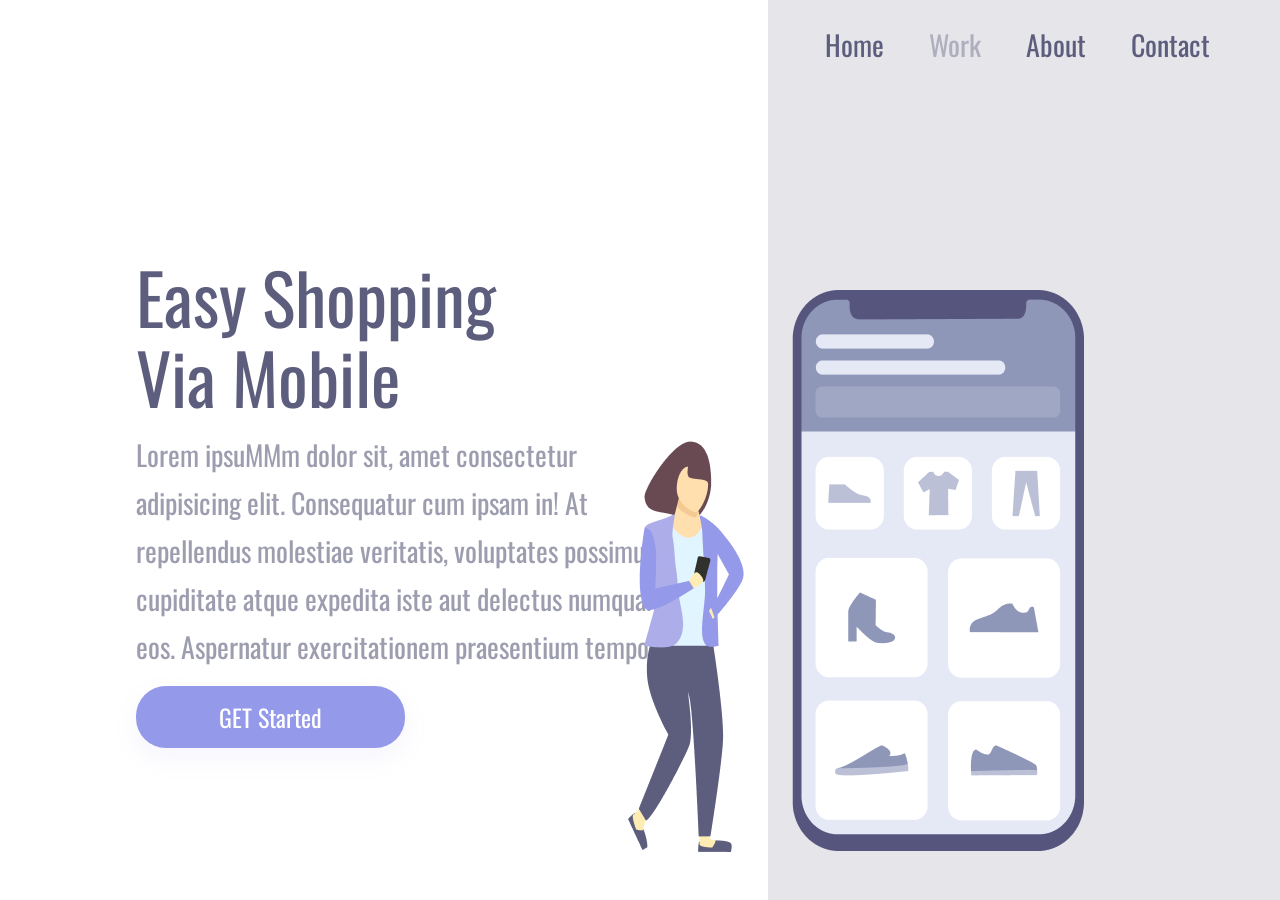
<file: index.html>
<!DOCTYPE html>
<html lang="pt-br">
<head>
    <meta charset="UTF-8">
    <meta name="viewport" content="width=device-width, initial-scale=1.0">
    <title>Projeto 1 dev club</title>
    <link rel="stylesheet" href="style.css">


<link rel="preconnect" href="https://fonts.googleapis.com">
<link rel="preconnect" href="https://fonts.gstatic.com" crossorigin>
<link href="https://fonts.googleapis.com/css2?family=Oswald:wght@200..700&display=swap" rel="stylesheet">

</head>
<body>
    <div class="wrapper">
    <section class="container-left">
        <h1>Easy Shopping Via Mobile</h1>
        <p>Lorem ipsuMMm dolor sit, amet consectetur adipisicing elit. Consequatur cum ipsam in! At repellendus molestiae veritatis, voluptates possimus cupiditate atque expedita iste aut delectus numquam eos. Aspernatur exercitationem praesentium tempore!</p>
       <button>GET Started</button>
    </section>
    <section class="container-right">
        <header>
            <a href="#">Home</a>
            <a href="#" >Work</a>
            <a href="#">About</a>
            <a href="#">Contact</a>
        </header>
        <img src="/assets/ilutraçao1.png" alt="celular com mulher">




    </section>
</div>


    
</body>
</html>
</file>
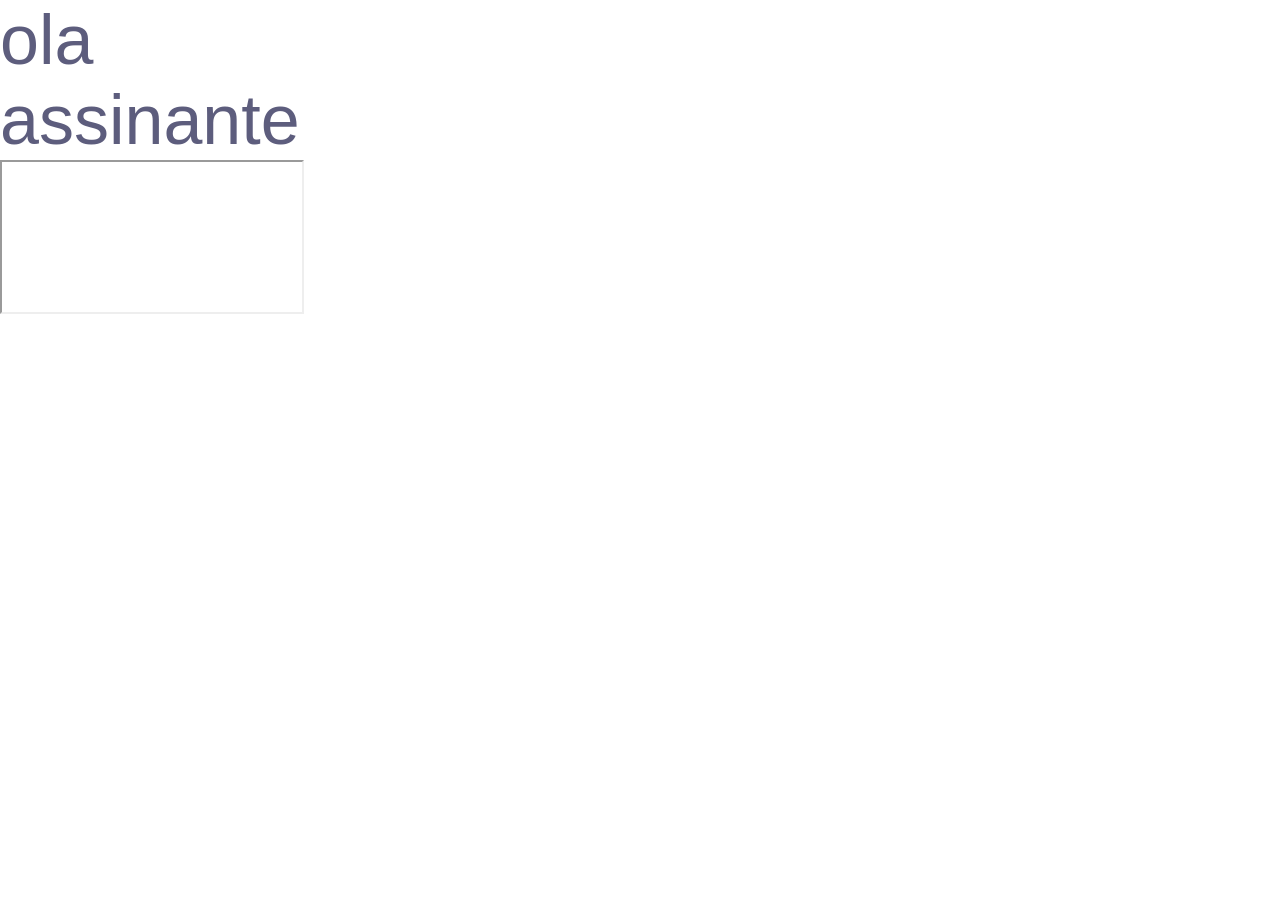
<file: cine.html>
<!DOCTYPE html>
<html lang="pt-br">
<head>
    <meta charset="UTF-8">
    <meta name="viewport" content="width=device-width, initial-scale=1.0">
    <title>Assiatir gratisss</title>
    <link rel="stylesheet" href="style.css">
      
</head>
<body>
 <h1>ola assinante</h1>
    
    <div class="player-container">
        <iframe src="https://superflixapi.digital/filme/tt1502397" allowfullscreen></iframe> 
    </div>
</body>
</html>
</file>
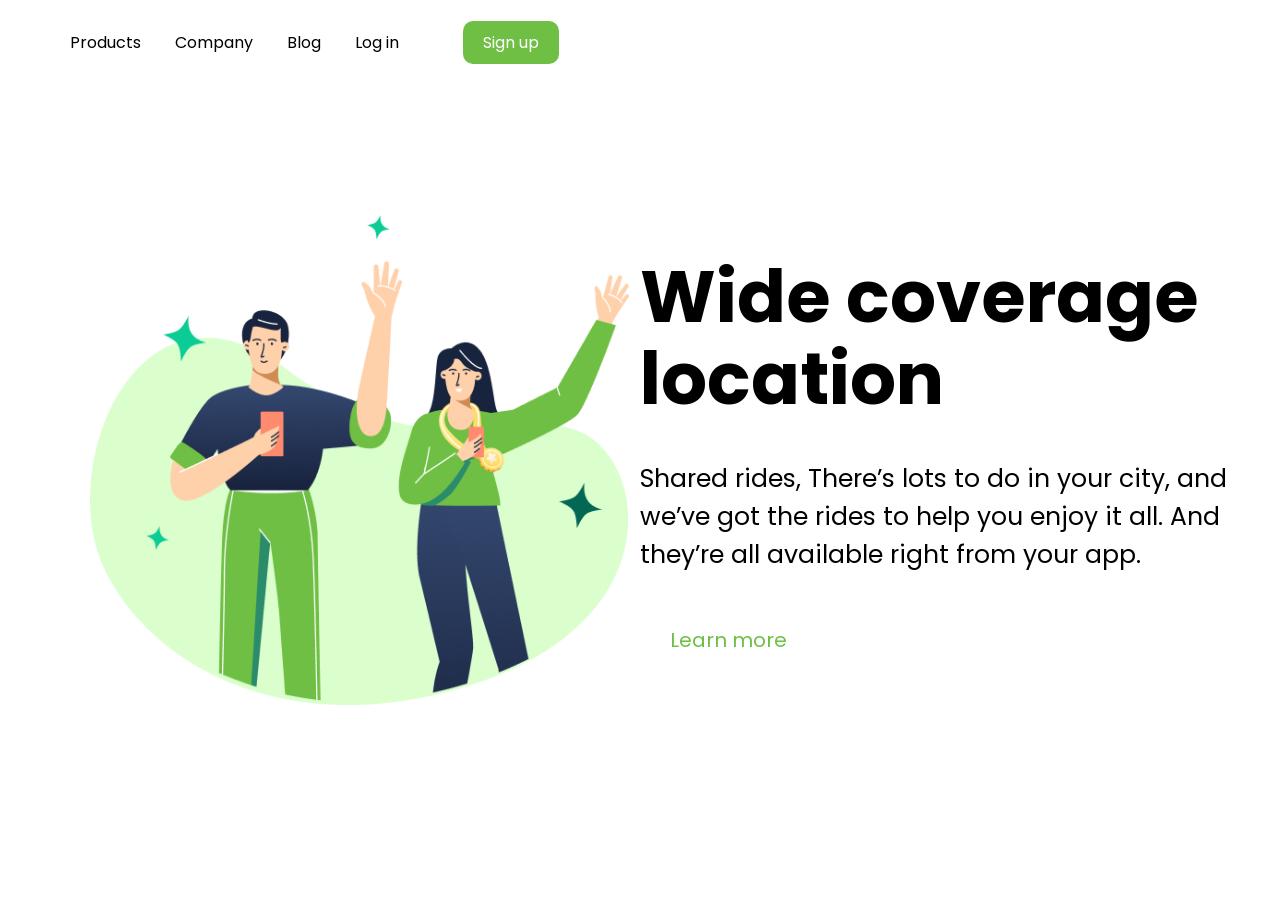
<file: index2.html>
<!DOCTYPE html>
<html lang="pt-br">

<head>
    <meta charset="UTF-8">
    <meta name="viewport" content="width=device-width, initial-scale=1.0">
    <title>Projet0 2 Dev club - CSS</title>
    <link rel="stylesheet" href="style2.css">
    <link rel="preconnect" href="https://fonts.googleapis.com">
<link rel="preconnect" href="https://fonts.gstatic.com" crossorigin>
<link href="https://fonts.googleapis.com/css2?family=Oswald:wght@200..700&family=Poppins:ital,wght@0,100;0,200;0,300;0,400;0,500;0,600;0,700;0,800;0,900;1,100;1,200;1,300;1,400;1,500;1,600;1,700;1,800;1,900&display=swap" rel="stylesheet">


</head>

<body>
    <div class="container">
        <section class="left1">

            <header>
                <a href="#">Products</a>
                <a href="#">Company</a>
                <a href="#">Blog</a>
                <a href="#">Log in</a>
                <a href="#">Sign up</a>
            </header>

            <img src="/assets/dev2.png" alt="casal">



        </section>

        <section class="right2">
            <h1>Wide coverage location</h1>
            <p>Shared rides, There’s lots to do in your city, and we’ve got the rides to help you enjoy it all. And
                they’re all available right from your app.</p>
            <a class="link-p" href="#">Learn more</a>

        </section>








    </div>



</body>

</html>
</file>
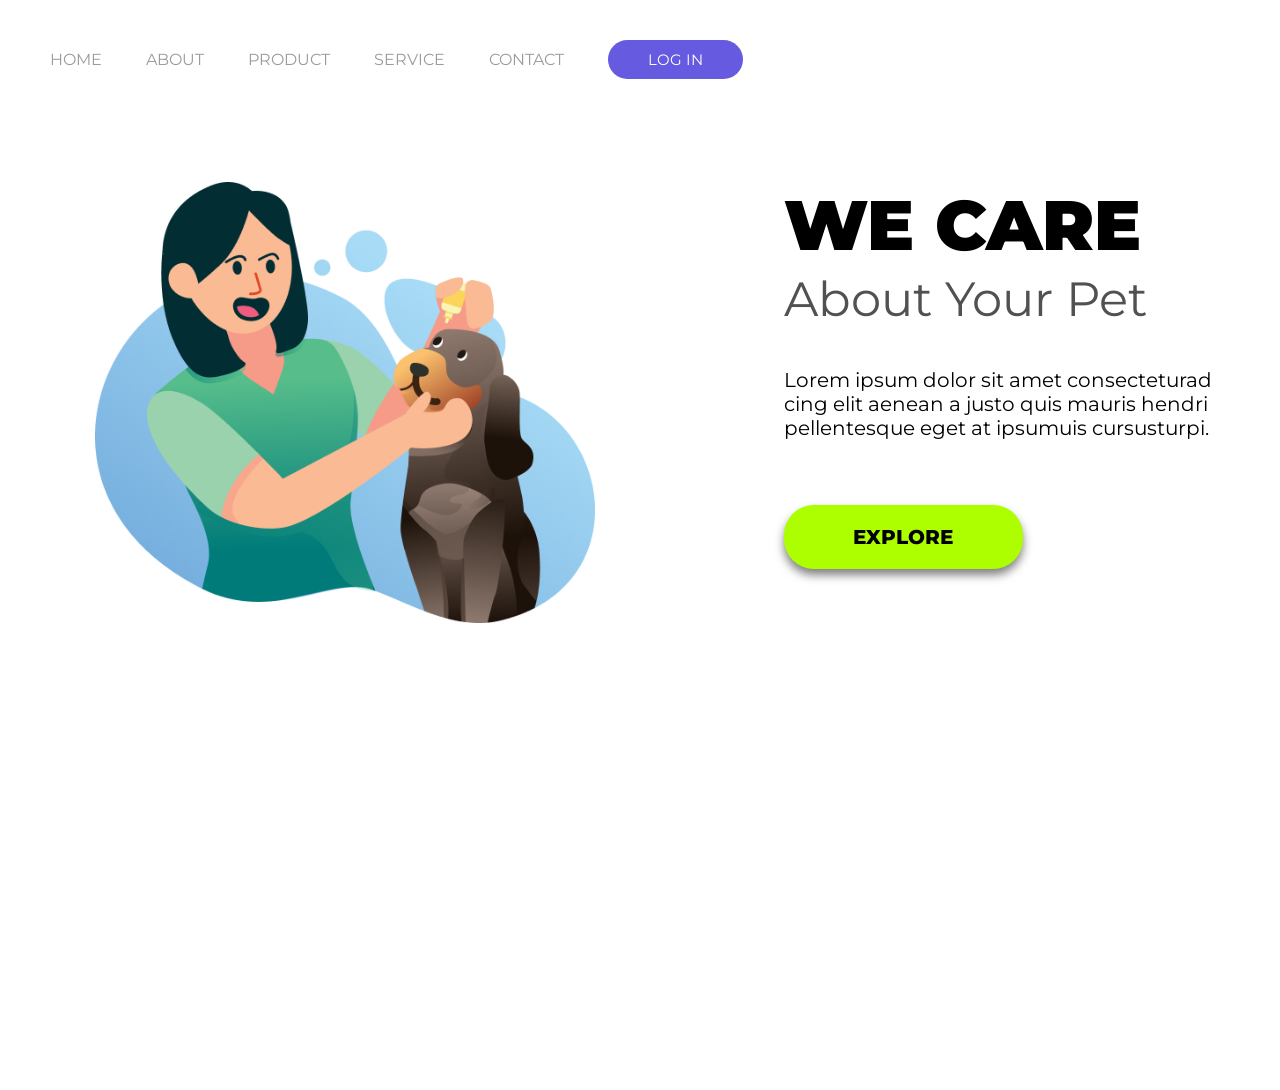
<file: index3.html>
<!DOCTYPE html>
<html lang="pt-br">
<head>
    <meta charset="UTF-8">
    <meta name="viewport" content="width=device-width, initial-scale=1.0">
    <title>Projeto 3 Dev Club</title>
    <link rel="stylesheet" href="style3.css">
    <link rel="preconnect" href="https://fonts.googleapis.com">
<link rel="preconnect" href="https://fonts.gstatic.com" crossorigin>
<link href="https://fonts.googleapis.com/css2?family=Montserrat:ital,wght@0,100..900;1,100..900&family=Oswald:wght@200..700&family=Poppins:ital,wght@0,100;0,200;0,300;0,400;0,500;0,600;0,700;0,800;0,900;1,100;1,200;1,300;1,400;1,500;1,600;1,700;1,800;1,900&display=swap" rel="stylesheet">
</head>
<body>
    <div class="caixa-pai">

<section class="filho-left">
    <header>
        <a href="#">HOME</a>
         <a href="#">ABOUT</a>
          <a href="#">PRODUCT</a>
           <a href="#">SERVICE</a>
            <a href="#">CONTACT</a>
            <button>LOG IN</button>
    </header>
    <img src="/assets/Illustration 2.png" alt="mulher com cachorro">
</section>
<section class="filho-rigth">
<h1>WE CARE</h1>
<h2>About Your Pet</h2>
<p>Lorem ipsum dolor sit amet consecteturad
cing elit aenean a justo quis mauris hendri
pellentesque eget at ipsumuis cursusturpi.</p>
<button>EXPLORE</button>




</section>






    </div>




    
</body>
</html>
</file>
<file: style.css>
* {
    padding: 0;
    margin: 0;
    box-sizing: border-box;
    font-family: "Oswald", sans-serif;
    

}

/*
iframe{
    position:absolute;
    display: flex;
    left: 600px;
    right: 500px;
    margin-top: 50px;
 
    width: 700px;
    height: 500px;
    border: none;

}*/

.wrapper{
    height: 100vh;
    width: 100vw;
    
}
.container-left{
    display: inline-block;
    width: 60%;
    padding-left: 136px;
    margin-top: 20%;


}
.container-right{
    display: inline-block;
    background-color: rgba(93, 93, 125, 0.16);
   height: 100vh;
   width: 40%;
   position: absolute;


}
img{
    position: relative;
    top: 25%;
    right: 140px;
}
h1{
    font-weight: 400;
    font-size: 70px;
    line-height: 80px;
    color: #5d5d7d;
    width: 368px;


}
p{
    font-weight: 400;
    font-size: 28px;
    line-height: 48px;
    color: #5d5d7d;
    opacity: 0.6;
    margin: 15px 0;
    width: 540px;
}
button{
    width: 269px;
    height: 62px;
    background: #9499ea;
    box-shadow: 0px 10px 24px rgba(148, 153, 234, 0.0979959);
    border: none;
    border-radius: 30px;
    font-size: 24px;
    line-height: 36px;
    text-align: center;
    color: #ffffff;
    cursor: pointer;

}

button:hover {
    background-color: #5d5d7d;
    opacity: 0.8;
}
button:active {
    opacity: 0.5;
}
a{
    font-size: 28px;
    line-height: 41px;
    color: #5d5d7d;
    margin-right: 41px;
    text-decoration: none;
    cursor: pointer;


}
a:nth-child(2){
    opacity: .4;
}
a:hover{
    opacity: .4;
}
a:active{
    opacity: .8;
}
header{
    margin: 24px 0 0 57px;
}
@media screen and (max-width:900px) {

    .container-left{
        width: 100%;
        height: 50%;
        padding: 0;
        margin: 0;


    }
    .container-right{
        display: block;
        height: auto;
        width: 100%;
        position: static;
        padding: 40px;
    }
    img{
        position: static;
         width: 90%;

    }
    header{
        display: none;
    }
    h1{
      font-size: 36px;
      line-height: 52px;
      width: auto;  
      margin: 58px 50px 0 50px;
      text-align: center;
    }
    p{
        margin: 15px 40px;
        width: auto;
        text-align: center;
        font-size: 14px;
        line-height: 24px;
    }
    button {
        margin: 0 auto;
        display: block;

    }
    
    
}
</file>
<file: style2.css>
* {
    margin: 0;
    padding: 0;
    box-sizing: border-box;
    font-family: "Poppins", sans-serif;
    text-decoration: none;

}

.container {
    width: 100vw;
    height: 100vh;
    display: flex;
}

.left1 {

    width: 50%;


}

.right2 {
    margin-top: 20%;
    width: 50%;

}

img {
    width: 600px;
    height: 500px;
    margin-top: 25%;
    margin-left: 190px;
}

h1 {
    width: 700px;
    font-size: 72px;
    line-height: 82px;
    letter-spacing: 0.6;

}

p {
    margin-top: 40px;
    margin-bottom: 75px;
    font-size: 25px;
    width: 593px;
    height: 90px;


}

.link-p {
    color: #6FBF44;
    font-size: 20px;

}

.link-p:hover {
    color: white;
    background-color: #6FBF44;
    padding: 10px 20px;
    border-radius: 10px;

}

header {
    margin: 30px 0 0 40px;

}

a {
    margin-left: 30px;
    color: black;

}

a:hover {
    color: #6FBF44;


}



a:nth-child(5) {
    margin-left: 60px;
    background-color: #6FBF44;
    color: white;
    padding: 10px 20px;
    border-radius: 10px;


}

a:nth-child(5):hover {
    margin-left: 60px;
    background-color: #518d30;
    color: white;
    padding: 10px 20px;
    border-radius: 10px;


}

@media screen and (max-width:1640px) {


    img {
        width: 550px;
        height: 490px;
        margin-top: 25%;
        margin-left: 90px;
    }

    .container {
       
        top: 5%;
        width: 100vw;
        height: 100vh;
        display: flex;

        justify-content: center;
    }

    .left1 {

        max-width: 50%;


    }

    .right2 {
        margin-top: 20%;
        max-width: 50%;

    }

    @media screen and (max-width:1260px) {

        header a {
            display: none;
        }

        header a:nth-child(5) {
            display: inline-block;
            position: absolute;
            right: 60px;
            top: 50px;
        }



        .container {
            width: 100vw;
            height: 100vh;

            justify-content: center;


        }

        img {
            position: relative;
            width: 420px;
            height: 430px;
            margin-top: 85%;
            margin-left: 90px;
        }

        .left1 {

            height: 50%;
            display: inline-block;


        }

        .right2 {
            position: absolute;
            height: 50%;
            left: auto;
            margin-top: 10%;

            text-align: center;
            justify-content: center;

        }

        h1 {

            width: 100%;
            font-size: 52px;
            line-height: 82px;
            letter-spacing: 0.6;

        }

        p {
            margin-bottom: 75px;
            font-size: 25px;
            width: 593px;
            height: 90px;
            margin: 0;


        }

        .link-p {
            position: relative;
            top: 50px;
        }


    }

    @media screen and (max-width:910px) {

        header a {
            display: none;
        }

        header a:nth-child(5) {
            display: inline-block;
            position: absolute;
            right: 10px;
           top: 10px;
        }



        .container {
            margin: 0;
            padding: 0;

            width: 100vw;
            height: 100vh;
            position: absolute;
            align-items: center;
            justify-content: center;


        }

        img {
            position: absolute;
            width: 370px;
            height: 370px;
            top: 55%;
            left: 10px;
            margin: 0;


        }

        .left1 {

            height: 50%;
            display: inline-block;


        }

        .right2 {
            position: absolute;
            width: 100vh;
            height: 50%;

            top: 40px;
            left: 10px;

            text-align: center;
            align-items: center;
            justify-content: center;

        }

        h1 {

            width: 400px;
            font-size: 42px;
            line-height: 82px;
            letter-spacing: 0.6;

        }

        p {
            position: relative;
            left: 70px;
            font-size: 15px;
            width: 80vw;
            height: 100px;


        }

        .link-p {
          
            position: relative;
            top: 10px;
            left: 120px;
            margin: 0;

        }


    }




















}
</file>
<file: style3.css>
* {
    box-sizing: border-box;
    margin: 0;
    padding: 0;
    font-family: "Montserrat", sans-serif;
    text-decoration: none;

}

button {
    cursor: pointer;
}

.caixa-pai {
    height: 100vh;
    width: 100vw;
    display: flex;
    margin: 0;
    padding: 0;
}

header {
    position: relative;
    width: 100%;
    margin: 40px 200px;
}

a {
    margin-right: 70px;
    color: #989D9C;
}

header button {
    padding: 10px 40px;
    border-radius: 20px;
    border: none;
    font-size: 15px;
    color: white;
    background-color: #665AE1;
}

img {
    position: relative;
    margin-top: 10%;
    margin-left: 25%;
}

.filho-left {
    position: relative;

    width: 50%;
    height: 100vh;
}

.filho-rigth {

    width: 50%;
    height: 100vh;
    margin-top: 15%;
    margin-left: 4 0px;
}

h1 {
    font-size: 100px;

    font-weight: 900;
    line-height: 100%;
    margin-bottom: 10px;
}

h2 {
    color: #515151;
    font-size: 58px;
    font-weight: 400;
    margin-bottom: 40px;
}

p {
    font-size: 24px;
    width: 515px;
    height: 87px;
    margin-bottom: 70px;
}

.filho-rigth button {
    background-color: #ADFF00;
    width: 239px;
    height: 64px;
    border-radius: 30px;
    font-weight: 800;
    font-size: 20px;
    border: none;
    box-shadow: 0 6px 10px rgba(0, 0, 0, 0.5);
}

@media screen and (max-width:1670px) {
    header {
        width: 900px;

    }

    .filho-rigth {
        position: relative;
        margin-left: 150px;
        padding: 0;
        height: 100%;
        width: 50%;
        margin-top: 15%;

    }

    img {
        position: relative;
        margin-top: 10%;
        margin-left: 15%;
    }

    .caixa-pai {
        height: 100vh;
        width: 99vw;
        display: flex;
    }

    .filho-left {
        position: relative;

        width: 50%;
        height: 100vh;
    }
}

@media screen and (max-width:1380px) {

    header {
        position: relative;
        margin: 40px 50px;
    }

    a {
        margin-right: 40px;


    }

    img {
        width: 500px;


    }


    h1 {
        font-size: 70px;

        font-weight: 900;
        line-height: 100%;
        margin-bottom: 10px;
    }

    h2 {
        color: #515151;
        font-size: 48px;
        font-weight: 400;
        margin-bottom: 40px;
    }

    p {
        font-size: 20px;
        width: 455px;
        height: 127px;
        margin-bottom: 10px;
    }



}

@media screen and (max-width:1250px) {


    .filho-rigth {
        position: relative;
        right: 100px;
        padding: 0;
        height: 100%;
        width: 50%;
        margin-top: 25%;

    }

    img {

        position: relative;
        width: 480px;
        top: 12%;
        margin-left: 6%;




    }
}

@media screen and (max-width:999px) {
    header {
        display: none;
    }



    .caixa-pai {
        width: 100vh;
        height: 100vw;
        align-items: center;
        justify-content: center;
        display: flex;
        flex-direction: column;
        margin: 0;
        padding: 0;



    }

    .filho-left {

        display: block;
        width: 100%;
        height: 50%;
        position: relative;
        margin: 0;
      




    }

    .filho-rigth {
        /* Ocupa 100% da largura */
        width: 100%;
        /* Ocupa 50% da altura do pai (que é 100vh) */
        height: 50%;

        /* Garante que o elemento seja tratado como bloco */
        display: block;
        position: relative;
        margin-left: 80px;
       
        /* Centraliza os elementos de texto internamente */
        text-align: center;
        margin: 0;
        margin-bottom: 20px;
    }







    img {
        position: relative;
        margin: 0;
        padding: 0;
        /* Garante que a imagem se ajuste ao contêiner de 50% de altura */
        max-width: 100%;
        left: 200px;
        max-height: 90%;
        width: auto;
        height: auto;



    }

    h1 {
        font-size: 70px;
        width: 400px;
        font-weight: 900;
        line-height: 100%;
        margin-bottom: 10px;
        margin-left: 300px;
        margin-top: 100px;
    }

    h2 {
        color: #515151;
        font-size: 48px;
        font-weight: 400;
        margin-bottom: 40px;
    }

    p {
        display: none;
    }


}
</file>
